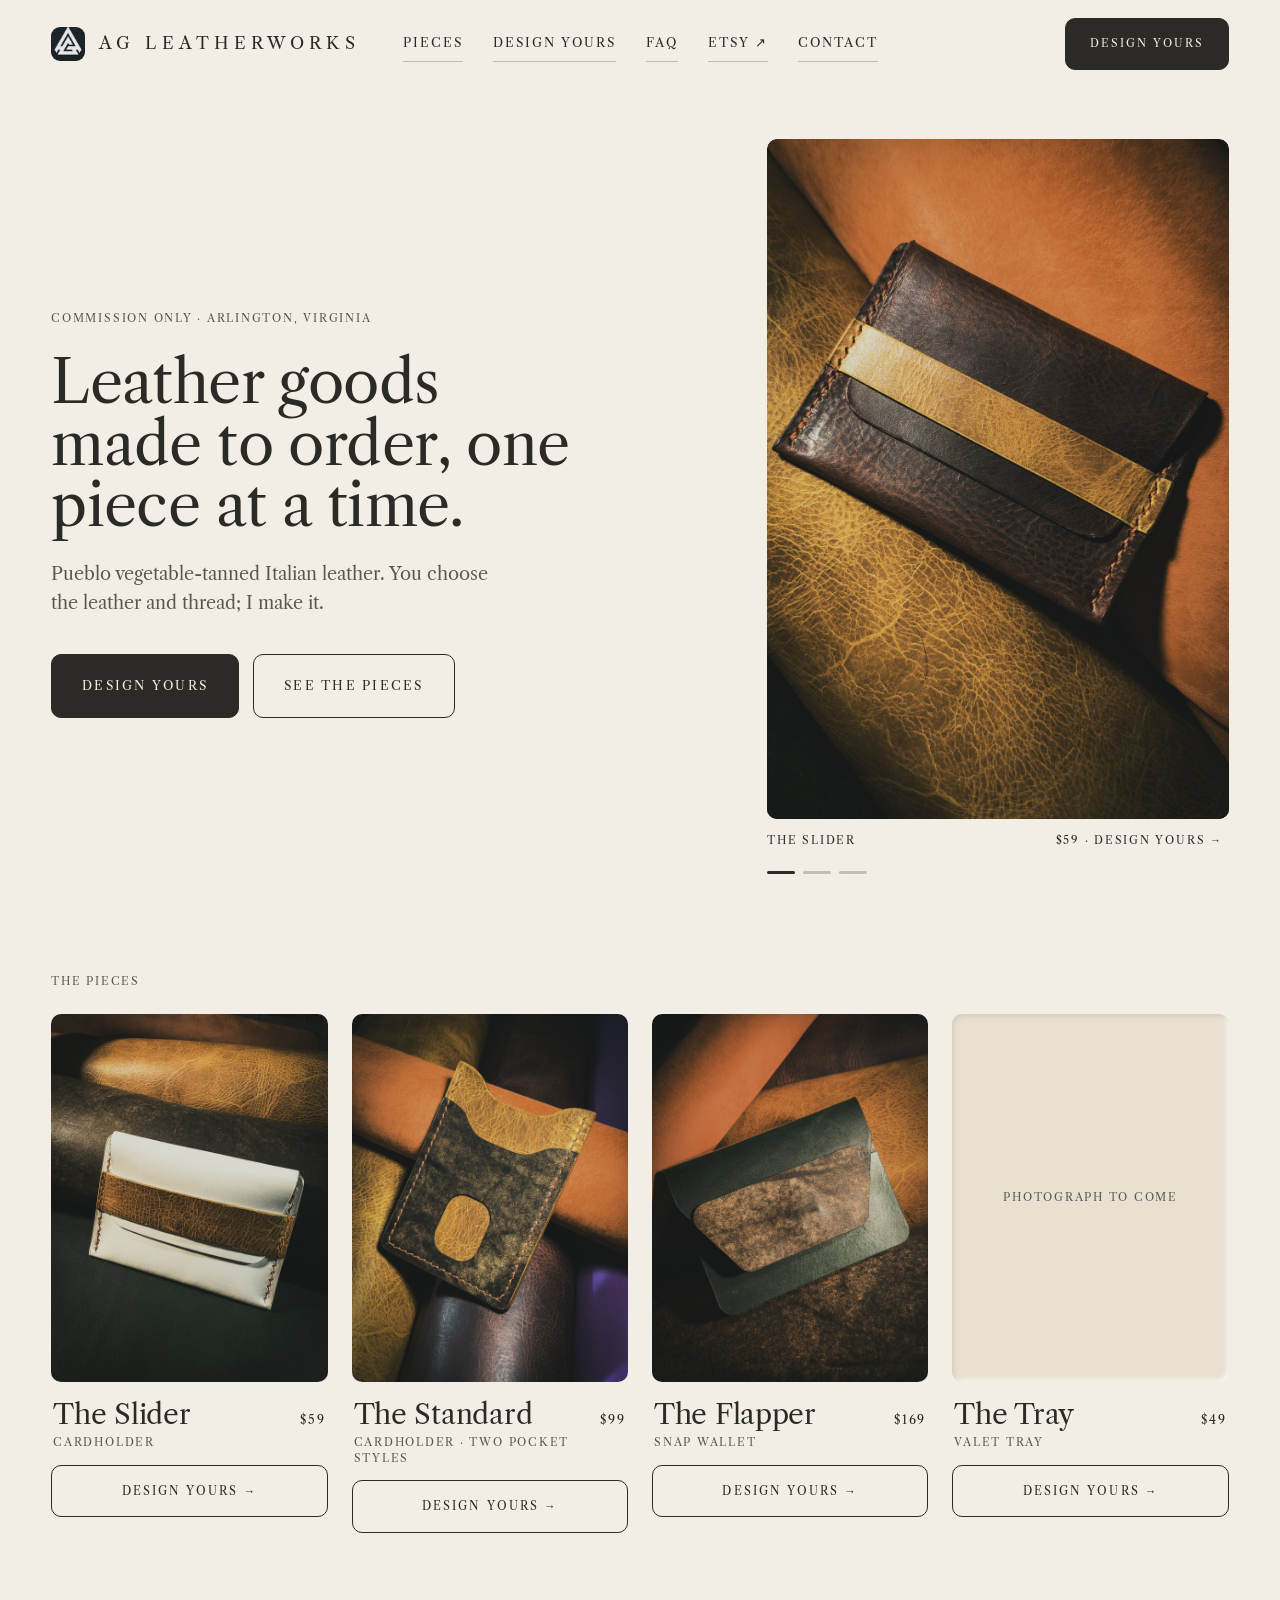
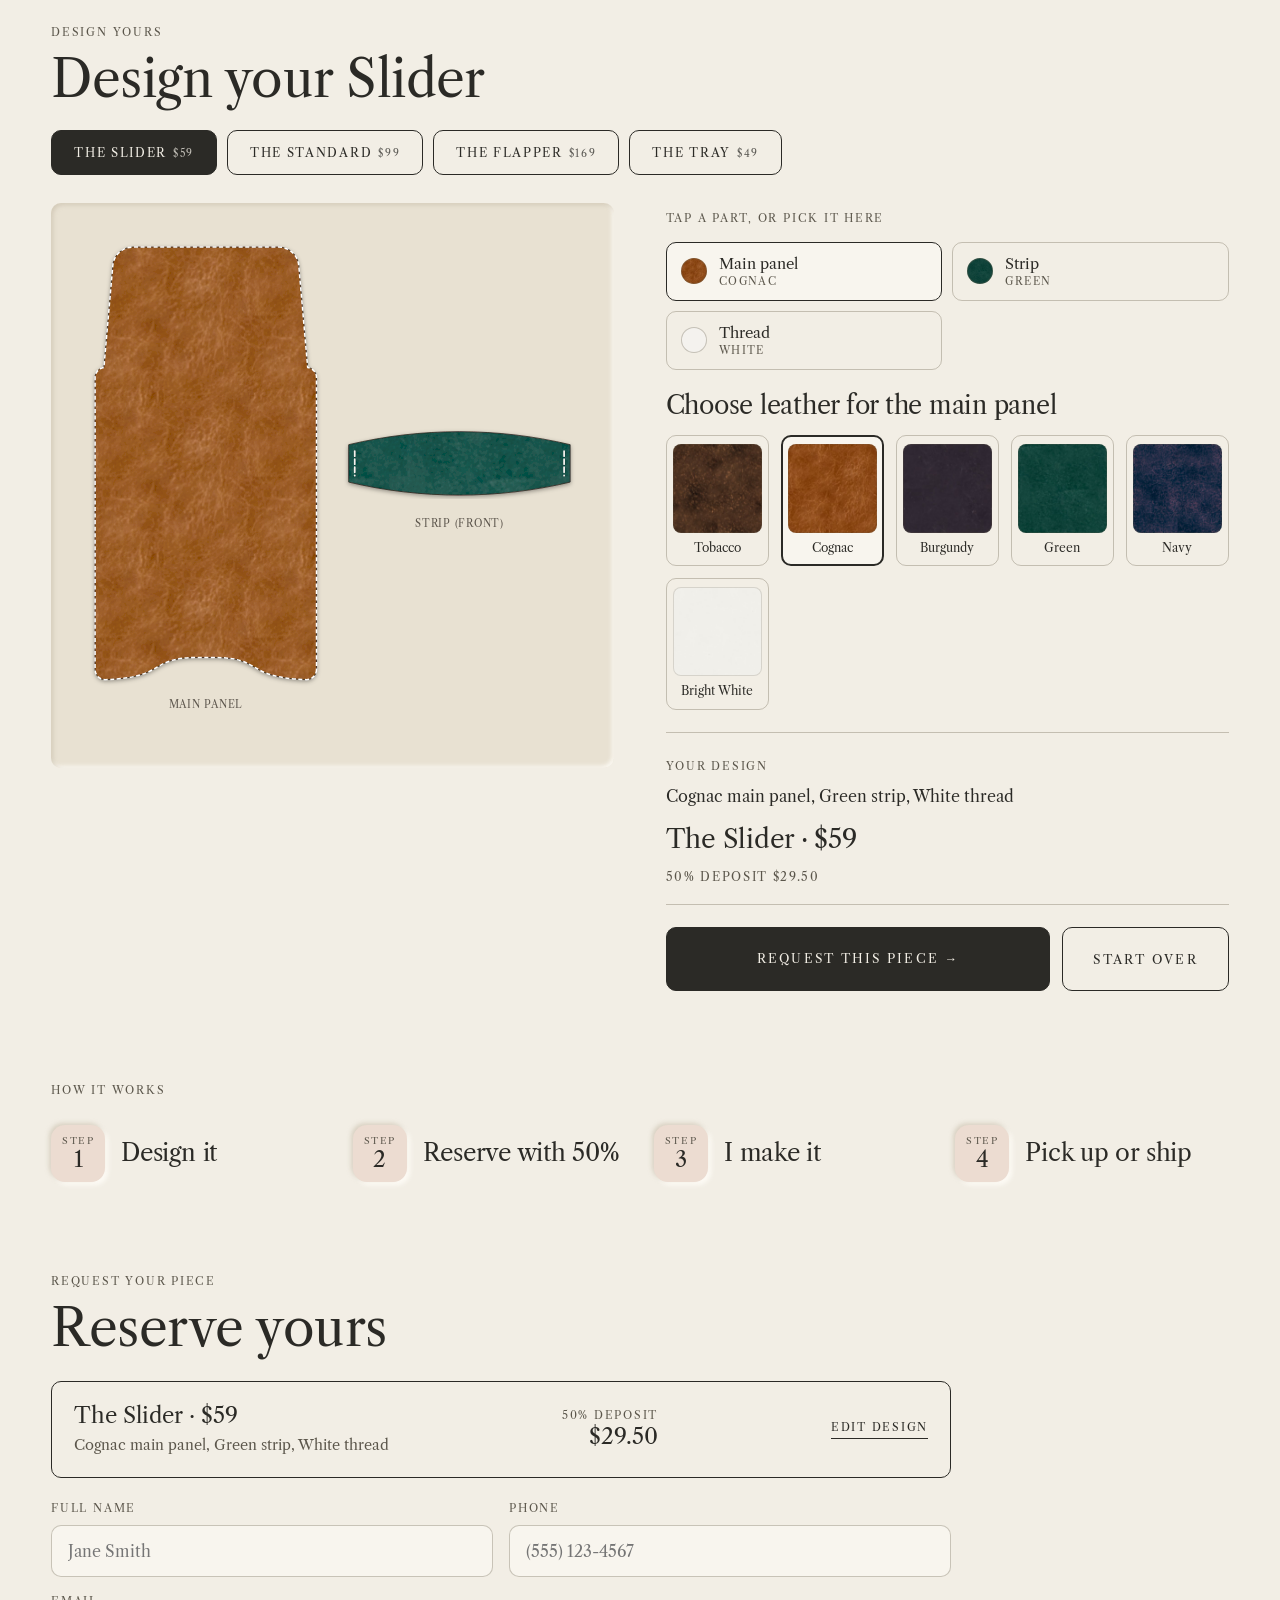
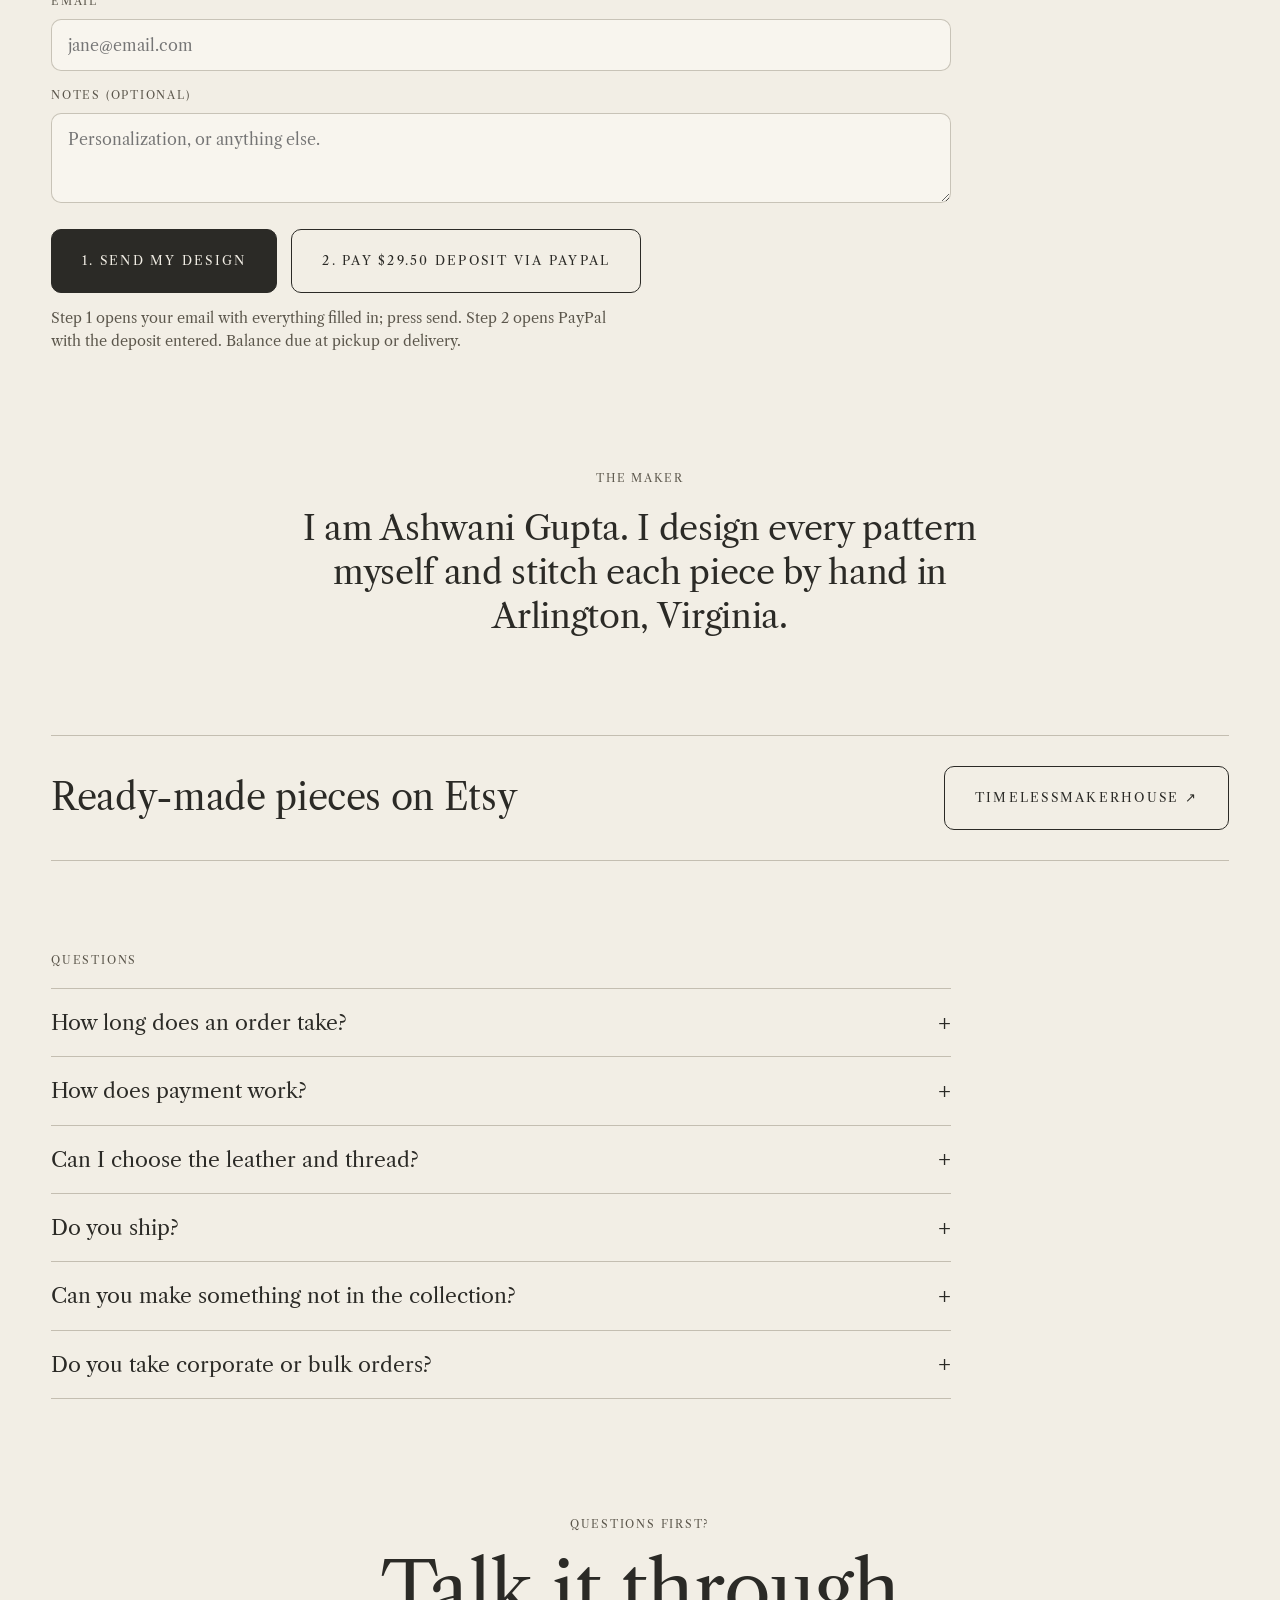
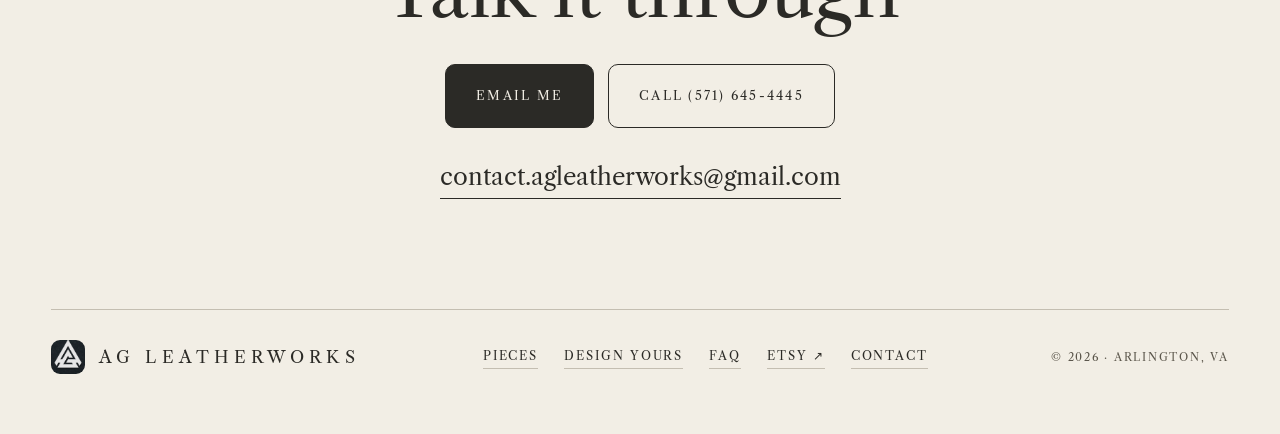
<file: index.html>
<!DOCTYPE html>
<html lang="en">
<head>
<meta charset="UTF-8">
<meta name="viewport" content="width=device-width, initial-scale=1.0">
<title>Handmade Leather Wallets &amp; Cardholders in Arlington, VA · AG Leatherworks</title>
<meta name="description" content="Handmade, made-to-order leather wallets and cardholders from Arlington, VA. Full-grain, vegetable-tanned leather. Design your own Slider, Standard, Flapper or Tray. Free Arlington pickup.">
<meta name="theme-color" content="#f2eee5">
<link rel="canonical" href="https://ag-leatherworks.com/">
<link rel="icon" type="image/png" href="assets/img/favicon-64.png">
<meta property="og:type" content="website">
<meta property="og:title" content="AG Leatherworks · Made to order in Arlington, VA">
<meta property="og:description" content="Handmade leather goods in Pueblo vegetable-tanned Italian leather. Design your own.">
<meta property="og:url" content="https://ag-leatherworks.com/">
<meta property="og:image" content="https://ag-leatherworks.com/assets/img/standard-16.jpg">
<link rel="preload" href="assets/fonts/libre-caslon-text-latin-400-normal.woff2" as="font" type="font/woff2" crossorigin>
<script type="application/ld+json">{"@context":"https://schema.org","@graph":[{"@type":"LocalBusiness","@id":"https://ag-leatherworks.com/#business","name":"AG Leatherworks","description":"Handmade, made-to-order leather wallets and cardholders in Arlington, Virginia.","url":"https://ag-leatherworks.com/","email":"contact.agleatherworks@gmail.com","telephone":"+1-571-645-4445","areaServed":["Arlington, VA","Northern Virginia","Washington, DC","Tysons, VA"],"address":{"@type":"PostalAddress","addressLocality":"Arlington","addressRegion":"VA","addressCountry":"US"},"image":"https://ag-leatherworks.com/assets/img/standard-16.jpg"},{"@type":"Product","name":"The Slider","description":"Pull-tab leather cardholder, handmade to order.","image":"https://ag-leatherworks.com/assets/img/slider-19.jpg","brand":{"@type":"Brand","name":"AG Leatherworks"},"offers":{"@type":"Offer","price":"59","priceCurrency":"USD","url":"https://ag-leatherworks.com/","availability":"https://schema.org/PreOrder","priceValidUntil":"2027-12-31","seller":{"@id":"https://ag-leatherworks.com/#business"}}},{"@type":"Product","name":"The Standard","description":"Slim leather cardholder with front and back pockets, handmade to order.","image":"https://ag-leatherworks.com/assets/img/standard-16.jpg","brand":{"@type":"Brand","name":"AG Leatherworks"},"offers":{"@type":"Offer","price":"99","priceCurrency":"USD","url":"https://ag-leatherworks.com/","availability":"https://schema.org/PreOrder","priceValidUntil":"2027-12-31","seller":{"@id":"https://ag-leatherworks.com/#business"}}},{"@type":"Product","name":"The Flapper","description":"Flap-closure leather wallet with magnetic snap, handmade to order.","image":"https://ag-leatherworks.com/assets/img/flapper-21.jpg","brand":{"@type":"Brand","name":"AG Leatherworks"},"offers":{"@type":"Offer","price":"169","priceCurrency":"USD","url":"https://ag-leatherworks.com/","availability":"https://schema.org/PreOrder","priceValidUntil":"2027-12-31","seller":{"@id":"https://ag-leatherworks.com/#business"}}}]}</script>
<style>
@font-face{font-family:'Libre Caslon Text';font-style:normal;font-weight:400;font-display:swap;src:url('assets/fonts/libre-caslon-text-latin-400-normal.woff2') format('woff2'),url('assets/fonts/libre-caslon-text-latin-400-normal.woff') format('woff')}
:root{
  --bg:#f2eee5; --sand:#e8e1d2; --rose:#ecdcd1;
  --ink:#2b2a26; --text:#5b564b; --hair:rgba(110,100,80,.35); --hair-soft:rgba(110,100,80,.2);
  --raise:-2px -2px 4px rgba(196,186,166,.55), 3px 3px 5px rgba(255,253,248,.95);
  --press:inset 2px 2px 4px rgba(196,186,166,.6), inset -2px -2px 4px rgba(255,253,248,.9);
  --pad:clamp(20px,4vw,56px); --gap-section:clamp(64px,8vw,92px); --radius:10px;
  --serif:'Libre Caslon Text','Iowan Old Style','Palatino Linotype',Georgia,serif;
}
*,*::before,*::after{box-sizing:border-box}
html{scroll-behavior:smooth;scroll-padding-top:20px;-webkit-text-size-adjust:100%}
body{margin:0;background:var(--bg);color:var(--text);font-family:var(--serif);font-weight:400;font-size:17px;line-height:1.6;-webkit-font-smoothing:antialiased}
img{display:block;max-width:100%}
a{color:inherit;text-decoration:none}
h1,h2,h3,p{margin:0;font-weight:400}
button{font-family:var(--serif)}
:focus-visible{outline:2px solid var(--ink);outline-offset:3px}
.skip{position:absolute;left:-999px;top:8px;background:var(--ink);color:var(--bg);padding:10px 16px;border-radius:var(--radius);z-index:200}
.skip:focus{left:8px}
.label{font-size:11px;line-height:1.4;letter-spacing:.16em;text-transform:uppercase;color:var(--text)}
.title{letter-spacing:-.01em;color:var(--ink)}
.sec{padding:var(--gap-section) var(--pad) 0}
.sec>.label{display:block}
.h2{font-size:clamp(34px,4vw,52px);line-height:1.05;margin-top:12px;color:var(--ink);letter-spacing:-.01em}

/* buttons: prominent, soft-cornered */
.btn{display:inline-block;text-align:center;font-size:12.5px;letter-spacing:.18em;text-transform:uppercase;padding:21px 30px;border-radius:var(--radius);border:1px solid var(--ink);cursor:pointer;transition:opacity .15s cubic-bezier(.4,0,.2,1),background-color .15s linear,color .15s linear}
.btn-dark{background:var(--ink);color:var(--bg)}
.btn-dark:hover{opacity:.82}
.btn-line{background:transparent;color:var(--ink)}
.btn-line:hover{background:var(--ink);color:var(--bg)}
.btn-sm{font-size:11px;padding:16px 24px}
.btn[disabled],.btn[aria-disabled="true"]{opacity:.38;cursor:not-allowed}
.btn[disabled]:hover{opacity:.38}
.link{display:inline-block;color:var(--ink);border-bottom:1px solid var(--ink);padding-bottom:2px}

/* header */
.top{padding:18px var(--pad);display:flex;flex-wrap:wrap;align-items:center;justify-content:space-between;gap:14px 20px}
.brand{display:flex;align-items:center;gap:14px;flex:1 1 260px}
.brand img{width:34px;height:34px;border-radius:9px}
.brand span{font-size:17px;letter-spacing:.3em;text-transform:uppercase;color:var(--ink);white-space:nowrap}
.nav{display:inline-flex;gap:30px}
.nav a{font-size:12.5px;letter-spacing:.16em;text-transform:uppercase;color:var(--ink);padding:8px 0;border-bottom:1px solid var(--hair);transition:border-color .15s linear}
.nav a:hover{border-color:var(--ink)}
.top-cta{display:flex;justify-content:flex-end;flex:1 1 260px}

/* hero */
.hero{padding:clamp(32px,4vw,56px) var(--pad) 0;display:flex;flex-wrap:wrap;align-items:center;gap:48px 64px}
.hero-copy{flex:6 1 560px;min-width:0}
.hero h1{font-size:clamp(42px,4.6vw,66px);line-height:1.04;text-wrap:balance;margin-top:22px;color:var(--ink);letter-spacing:-.01em}
.hero p.lede{margin-top:24px;font-size:18px;max-width:38ch}
.hero-actions{display:flex;flex-wrap:wrap;gap:14px;margin-top:36px}
.car{flex:4 1 400px;min-width:0}
.car-track{display:flex;overflow-x:auto;scroll-snap-type:x mandatory;scrollbar-width:none;-webkit-overflow-scrolling:touch;border-radius:var(--radius)}
.car-track::-webkit-scrollbar{display:none}
.slide{flex:0 0 100%;scroll-snap-align:start;display:block}
.slide .ph{position:relative;height:680px;overflow:hidden;border-radius:var(--radius);background:#2e2a24}
.slide img{position:absolute;inset:0;width:100%;height:100%;object-fit:cover;object-position:center 55%}
.slide .cap{display:flex;justify-content:space-between;gap:16px;margin-top:14px;padding-right:6px;color:var(--ink)}
.dots{display:flex;gap:8px;margin-top:16px}
.dot{width:28px;height:18px;padding:0;border:0;background:none;cursor:pointer;position:relative}
.dot::after{content:"";position:absolute;left:0;right:0;top:7px;height:3px;border-radius:2px;background:var(--hair);transition:background-color .2s}
.dot[aria-current="true"]::after{background:var(--ink)}

/* piece cards */
.cards{display:grid;grid-template-columns:repeat(auto-fit,minmax(240px,1fr));gap:36px 24px;margin-top:24px}
.card{display:block}
.card .ph{border-radius:var(--radius);overflow:hidden;background:var(--sand);aspect-ratio:3/4;line-height:0}
.card .ph img{width:100%;height:100%;object-fit:cover;transition:transform .4s cubic-bezier(.2,.7,.2,1)}
.card:hover .ph img{transform:scale(1.035)}
.card .ph.empty{display:flex;align-items:center;justify-content:center;box-shadow:var(--press)}
.card-head{display:flex;justify-content:space-between;align-items:baseline;gap:12px;margin:18px 2px 0}
.card-head .name{font-size:28px;line-height:1.05;color:var(--ink);letter-spacing:-.01em}
.card-head .price{font-size:12px;letter-spacing:.16em;color:var(--ink)}
.card .kind{margin:6px 2px 14px}
.card .btn{display:block;padding:16px 20px;font-size:11.5px}

/* designer */
.dz-tabs{display:flex;flex-wrap:wrap;gap:10px;margin-top:24px}
.tab{padding:14px 22px;font-size:12px;letter-spacing:.14em;text-transform:uppercase;border:1px solid var(--ink);border-radius:var(--radius);background:transparent;color:var(--ink);cursor:pointer;transition:background-color .15s linear,color .15s linear}
.tab:hover{background:var(--sand)}
.tab[aria-pressed="true"]{background:var(--ink);color:var(--bg)}
.tab small{display:inline;opacity:.75;margin-left:6px}
.dz-style{margin-top:14px;display:none;flex-wrap:wrap;gap:10px;align-items:center}
.dz-style.show{display:flex}
.tab.alt{padding:11px 18px;font-size:11px}
.dz{display:grid;grid-template-columns:repeat(auto-fit,minmax(min(100%,420px),1fr));gap:clamp(24px,4vw,56px);margin-top:28px;align-items:start}
.dz-view{background:var(--sand);border-radius:var(--radius);box-shadow:var(--press);padding:clamp(16px,3vw,32px);position:sticky;top:16px}
.pv{width:100%;height:auto;display:block;max-height:70vh}
.dz-panel{display:flex;flex-direction:column;gap:22px}
.parts{display:grid;grid-template-columns:repeat(auto-fit,minmax(200px,1fr));gap:10px}
.part{display:flex;align-items:center;gap:12px;text-align:left;padding:12px 14px;border:1px solid var(--hair);border-radius:var(--radius);background:transparent;cursor:pointer;color:var(--ink);transition:border-color .15s linear,background-color .15s linear}
.part:hover{border-color:var(--ink)}
.part[aria-pressed="true"]{border-color:var(--ink);background:#f8f5ee}
.part .dot2{flex:0 0 26px;width:26px;height:26px;border-radius:50%;border:1px solid var(--hair);background-size:cover;background-position:center}
.part .pn{display:block;font-size:15px;line-height:1.2}
.part .pc{display:block;font-size:10.5px;letter-spacing:.14em;text-transform:uppercase;color:var(--text);margin-top:2px}
.pick-title{font-size:25px;line-height:1.15;color:var(--ink);letter-spacing:-.01em}
.sws{display:grid;grid-template-columns:repeat(auto-fill,minmax(92px,1fr));gap:12px;margin-top:14px}
.sw{display:flex;flex-direction:column;align-items:center;gap:8px;padding:8px 6px 10px;border:1px solid var(--hair);border-radius:var(--radius);background:transparent;cursor:pointer;color:var(--ink);font-size:12px;line-height:1.2;transition:border-color .15s linear,background-color .15s linear}
.sw:hover{border-color:var(--ink)}
.sw[aria-pressed="true"]{border:2px solid var(--ink);background:#f8f5ee;padding:7px 5px 9px}
.sw i{display:block;width:100%;aspect-ratio:1;border-radius:8px;background-size:cover;background-position:center;border:1px solid var(--hair-soft)}
.dz-sum{border-top:1px solid var(--hair);border-bottom:1px solid var(--hair);padding:18px 0}
.dz-sum .spec{font-size:16px;color:var(--ink);margin-top:6px}
.dz-sum .price{font-size:26px;color:var(--ink);margin-top:10px;letter-spacing:-.01em}
.dz-sum .price #dzDeposit{display:block;font-size:12px;letter-spacing:.14em;text-transform:uppercase;color:var(--text);margin-top:6px}
.dz-actions{display:flex;flex-wrap:wrap;gap:12px}
.dz-actions .btn-dark{flex:1 1 240px}

/* steps */
.steps{display:flex;flex-wrap:wrap;gap:28px;margin-top:26px}
.step{flex:1 1 210px;display:flex;gap:16px;align-items:center}
.badge{flex:0 0 auto;width:54px;border-radius:14px;background:var(--rose);box-shadow:var(--raise);padding:8px 0 10px;text-align:center}
.badge small{display:block;font-size:9.5px;letter-spacing:.16em;text-transform:uppercase}
.badge b{display:block;font-weight:400;font-size:22px;line-height:1.1;color:var(--ink)}
.step h3{font-size:24px;line-height:1.15;color:var(--ink);letter-spacing:-.01em}

/* commission form */
.comm{max-width:900px;margin-top:26px}
.mine{display:flex;flex-wrap:wrap;gap:14px 28px;align-items:center;justify-content:space-between;padding:20px 22px;border:1px solid var(--ink);border-radius:var(--radius)}
.mine .v{font-size:22px;color:var(--ink);line-height:1.25}
.mine .s{font-size:14.5px;margin-top:4px}
.frow{display:flex;flex-wrap:wrap;gap:16px;margin-top:22px}
.field{flex:1 1 260px;display:flex;flex-direction:column;gap:8px}
.field.full{flex-basis:100%}
.field label{font-size:11px;letter-spacing:.16em;text-transform:uppercase}
.field input,.field textarea{font-family:var(--serif);font-size:16px;color:var(--ink);background:#f8f5ee;border:1px solid var(--hair);border-radius:var(--radius);padding:15px 16px;width:100%}
.field textarea{min-height:90px;resize:vertical}
.field input:focus,.field textarea:focus{outline:none;border-color:var(--ink)}
.actions{display:flex;flex-wrap:wrap;gap:14px;margin-top:26px}
.fine{margin-top:14px;font-size:14.5px;max-width:64ch}
.status{margin-top:14px;font-size:15px;color:var(--ink);display:none}
.status.show{display:block}

.maker{margin:clamp(72px,9vw,110px) auto 0;max-width:760px;text-align:center;padding:0 24px}
.maker .big{font-size:clamp(26px,3vw,34px);line-height:1.3;margin-top:16px;color:var(--ink);letter-spacing:-.01em}

.etsy{margin:clamp(64px,8vw,96px) var(--pad) 0;display:flex;flex-wrap:wrap;justify-content:space-between;align-items:center;gap:16px 24px;padding:30px 0;border-top:1px solid var(--hair);border-bottom:1px solid var(--hair)}
.etsy .t{font-size:clamp(26px,3vw,36px);color:var(--ink);letter-spacing:-.01em;line-height:1.15}

.faq{max-width:900px;margin-top:20px;border-bottom:1px solid var(--hair)}
.faq details{border-top:1px solid var(--hair)}
.faq summary{list-style:none;cursor:pointer;display:flex;justify-content:space-between;gap:20px;align-items:center;padding:20px 0;font-size:21px;color:var(--ink);line-height:1.3}
.faq summary::-webkit-details-marker{display:none}
.faq summary::after{content:"+";font-size:26px;line-height:1;color:var(--ink)}
.faq details[open] summary::after{content:"–"}
.faq details p{padding:0 40px 22px 0;max-width:62ch}

.close{text-align:center;padding:clamp(72px,9vw,110px) 24px 0}
.close h2{font-size:clamp(40px,6vw,76px);line-height:1;color:var(--ink);margin:16px auto 0;letter-spacing:-.01em}
.close .btns{display:flex;flex-wrap:wrap;justify-content:center;gap:14px;margin-top:36px}
.close .big{display:flex;flex-wrap:wrap;justify-content:center;gap:10px 34px;margin-top:30px;font-size:clamp(19px,2.2vw,24px)}

footer{margin:clamp(72px,9vw,110px) var(--pad) 0;padding:30px 0 24px;border-top:1px solid var(--hair)}
.fbase{display:flex;flex-wrap:wrap;justify-content:space-between;align-items:center;gap:14px 28px}
.fbase nav{display:flex;flex-wrap:wrap;gap:10px 26px}
.fbase nav a{font-size:12px;letter-spacing:.16em;text-transform:uppercase;color:var(--ink);border-bottom:1px solid var(--hair);padding-bottom:2px}
.fbase nav a:hover{border-color:var(--ink)}
.fpad{height:36px}

@media (max-width:900px){
  .nav{display:none}
  .top-cta{flex:0 0 auto}
  .brand{flex:1 1 auto}
  .slide .ph{height:520px}
  .dz-view{position:static}
}
@media (max-width:560px){
  body{font-size:16px}
  .hide-sm{display:none}
  .brand span{font-size:12px;letter-spacing:.18em}
  .brand img{width:30px;height:30px}
  .top{gap:10px 12px}
  .top-cta .btn-sm{font-size:10px;padding:14px 16px;letter-spacing:.14em}
  .btn{padding:19px 24px}
  .hero-actions .btn{flex:1 1 100%}
  .slide .ph{height:460px}
  .actions .btn,.close .btns .btn{flex:1 1 100%}
  .tab{flex:1 1 calc(50% - 10px);text-align:center;padding:14px 10px}
  .tab small{display:block;margin:2px 0 0}
  .faq summary{font-size:18px}
}
@media (prefers-reduced-motion:reduce){
  html{scroll-behavior:auto}
  *{transition:none!important}
}
</style>
</head>
<body>
<a class="skip" href="#designer">Skip to the designer</a>

<header class="top">
  <a class="brand" href="#top" aria-label="AG Leatherworks, home"><img src="assets/img/logo-192.png" alt="" width="34" height="34"><span>AG Leatherworks</span></a>
  <nav class="nav" aria-label="Primary">
    <a href="#pieces">Pieces</a>
    <a href="#designer">Design yours</a>
    <a href="#faq">FAQ</a>
    <a href="https://www.etsy.com/shop/TimelessMakerHouse" target="_blank" rel="noopener">Etsy ↗</a>
    <a href="#contact">Contact</a>
  </nav>
  <div class="top-cta"><a class="btn btn-dark btn-sm" href="#designer">Design yours</a></div>
</header>

<main id="top">
<section class="hero" aria-label="Introduction">
  <div class="hero-copy">
    <span class="label">Commission only · Arlington, Virginia</span>
    <h1>Leather goods made to order, one piece at a time.</h1>
    <p class="lede">Pueblo vegetable-tanned Italian leather. You choose the leather and thread; I make it.</p>
    <div class="hero-actions">
      <a class="btn btn-dark" href="#designer">Design yours</a>
      <a class="btn btn-line" href="#pieces">See the pieces</a>
    </div>
  </div>
  <div class="car" id="car" role="region" aria-roledescription="carousel" aria-label="Featured pieces">
    <div class="car-track" id="carTrack">
      <a class="slide" href="#designer" data-piece="slider" aria-label="The Slider, $59">
        <div class="ph"><img src="assets/img/slider-19.jpg" width="1200" height="1600" alt="The Slider cardholder in dark leather with a tan band"></div>
        <div class="cap label"><span>The Slider</span><span>$59<span class="hide-sm"> · Design yours →</span></span></div>
      </a>
      <a class="slide" href="#designer" data-piece="standard" aria-label="The Standard, $99">
        <div class="ph"><img src="assets/img/standard-16.jpg" width="1200" height="1600" alt="The Standard cardholder in slate leather with a tan lip" loading="lazy"></div>
        <div class="cap label"><span>The Standard</span><span>$99<span class="hide-sm"> · Design yours →</span></span></div>
      </a>
      <a class="slide" href="#designer" data-piece="flapper" aria-label="The Flapper, $169">
        <div class="ph"><img src="assets/img/flapper-21.jpg" width="1200" height="1600" alt="The Flapper snap wallet in green leather with a stitched burgundy flap" loading="lazy"></div>
        <div class="cap label"><span>The Flapper</span><span>$169<span class="hide-sm"> · Design yours →</span></span></div>
      </a>
    </div>
    <div class="dots" id="dots">
      <button class="dot" aria-label="Show The Slider" aria-current="true"></button>
      <button class="dot" aria-label="Show The Standard"></button>
      <button class="dot" aria-label="Show The Flapper"></button>
    </div>
  </div>
</section>

<section class="sec" id="pieces" aria-labelledby="pieces-l">
  <span class="label" id="pieces-l">The pieces</span>
  <div class="cards">
    <a class="card" href="#designer" data-piece="slider">
      <div class="ph"><img src="assets/img/slider-17.jpg" width="1200" height="1600" alt="The Slider in white with a tan band" loading="lazy"></div>
      <div class="card-head"><span class="name">The Slider</span><span class="price">$59</span></div>
      <div class="kind label">Cardholder</div>
      <span class="btn btn-line">Design yours →</span>
    </a>
    <a class="card" href="#designer" data-piece="standard">
      <div class="ph"><img src="assets/img/standard-9.jpg" width="1200" height="1600" alt="The Standard in olive-brown leather with a tan lip" loading="lazy"></div>
      <div class="card-head"><span class="name">The Standard</span><span class="price">$99</span></div>
      <div class="kind label">Cardholder · two pocket styles</div>
      <span class="btn btn-line">Design yours →</span>
    </a>
    <a class="card" href="#designer" data-piece="flapper">
      <div class="ph"><img src="assets/img/flapper-10.jpg" width="1200" height="1600" alt="The Flapper in green leather with a tobacco accent" loading="lazy"></div>
      <div class="card-head"><span class="name">The Flapper</span><span class="price">$169</span></div>
      <div class="kind label">Snap wallet</div>
      <span class="btn btn-line">Design yours →</span>
    </a>
    <a class="card" href="#designer" data-piece="tray">
      <div class="ph empty"><span class="label">Photograph to come</span></div>
      <div class="card-head"><span class="name">The Tray</span><span class="price">$49</span></div>
      <div class="kind label">Valet tray</div>
      <span class="btn btn-line">Design yours →</span>
    </a>
  </div>
</section>

<section class="sec" id="designer" aria-labelledby="dz-l">
  <span class="label" id="dz-l">Design yours</span>
  <h2 class="h2" id="dzTitle">Design your Slider</h2>
  <div class="dz-tabs" id="dzTabs" role="group" aria-label="Choose a piece"></div>
  <div class="dz-style" id="dzStyle" role="group" aria-label="Pocket style">
    <span class="label">Pocket style</span>
    <button type="button" class="tab alt" data-style="s1" aria-pressed="true">Standard-1 · matching</button>
    <button type="button" class="tab alt" data-style="s2" aria-pressed="false">Standard-2 · different</button>
  </div>
  <div class="dz">
    <div class="dz-view" id="dzView"></div>
    <div class="dz-panel">
      <div>
        <span class="label">Tap a part, or pick it here</span>
        <div class="parts" id="dzParts" style="margin-top:12px"></div>
      </div>
      <div>
        <h3 class="pick-title" id="dzPickTitle"></h3>
        <div class="sws" id="dzSws"></div>
      </div>
      <div class="dz-sum">
        <span class="label">Your design</span>
        <p class="spec" id="dzSpec"></p>
        <p class="price"><span id="dzPrice"></span><span id="dzDeposit"></span></p>
      </div>
      <div class="dz-actions">
        <a class="btn btn-dark" href="#commission" id="dzGo">Request this piece →</a>
        <button type="button" class="btn btn-line" id="dzReset">Start over</button>
      </div>
    </div>
  </div>
</section>

<section class="sec" aria-labelledby="how-l">
  <span class="label" id="how-l">How it works</span>
  <div class="steps">
    <div class="step"><div class="badge"><small>Step</small><b>1</b></div><h3>Design it</h3></div>
    <div class="step"><div class="badge"><small>Step</small><b>2</b></div><h3>Reserve with 50%</h3></div>
    <div class="step"><div class="badge"><small>Step</small><b>3</b></div><h3>I make it</h3></div>
    <div class="step"><div class="badge"><small>Step</small><b>4</b></div><h3>Pick up or ship</h3></div>
  </div>
</section>

<section class="sec" id="commission" aria-labelledby="comm-l">
  <span class="label" id="comm-l">Request your piece</span>
  <h2 class="h2">Reserve yours</h2>
  <div class="comm">
    <div class="mine" style="margin-top:22px">
      <div><div class="v" id="sumPiece">No piece chosen yet</div><div class="s" id="sumDesign">Design it above first.</div></div>
      <div style="text-align:right"><div class="label">50% deposit</div><div class="v" id="sumDeposit">$0</div></div>
      <a class="link label" href="#designer" style="color:var(--ink)">Edit design</a>
    </div>
    <div class="frow">
      <div class="field"><label for="custName">Full name</label><input type="text" id="custName" autocomplete="name" placeholder="Jane Smith"></div>
      <div class="field"><label for="custPhone">Phone</label><input type="tel" id="custPhone" autocomplete="tel" placeholder="(555) 123-4567"></div>
      <div class="field full"><label for="custEmail">Email</label><input type="email" id="custEmail" autocomplete="email" placeholder="jane@email.com"></div>
      <div class="field full"><label for="custNotes">Notes (optional)</label><textarea id="custNotes" placeholder="Personalization, or anything else."></textarea></div>
    </div>
    <div class="actions">
      <button type="button" class="btn btn-dark" id="sendDetailsBtn">1. Send my design</button>
      <a class="btn btn-line" id="payDepositBtn" href="#" target="_blank" rel="noopener">2. Pay deposit via PayPal</a>
    </div>
    <p class="fine">Step 1 opens your email with everything filled in; press send. Step 2 opens PayPal with the deposit entered. Balance due at pickup or delivery.</p>
    <p class="status" id="commStatus" role="status" aria-live="polite"></p>
  </div>
</section>

<section class="maker" id="maker" aria-labelledby="maker-l">
  <span class="label" id="maker-l">The maker</span>
  <p class="big">I am Ashwani Gupta. I design every pattern myself and stitch each piece by hand in Arlington, Virginia.</p>
</section>

<a class="etsy" href="https://www.etsy.com/shop/TimelessMakerHouse" target="_blank" rel="noopener">
  <span class="t">Ready-made pieces on Etsy</span>
  <span class="btn btn-line">TimelessMakerHouse ↗</span>
</a>

<section class="sec" id="faq" aria-labelledby="faq-l">
  <span class="label" id="faq-l">Questions</span>
  <div class="faq">
    <details><summary>How long does an order take?</summary><p>Each piece is made to order. Lead time is 1–3 weeks from confirmation; cardholders are quickest.</p></details>
    <details><summary>How does payment work?</summary><p>A 50% deposit starts your piece; the balance is due at pickup or delivery. I accept PayPal, Venmo and Zelle.</p></details>
    <details><summary>Can I choose the leather and thread?</summary><p>Yes. Choose each part in the designer. I confirm thread options by email before I cut. Locals can see swatches in person.</p></details>
    <details><summary>Do you ship?</summary><p>Arlington and nearby Northern Virginia customers pick up free. Shipping is available nationwide at cost.</p></details>
    <details><summary>Can you make something not in the collection?</summary><p>Happy to talk it through. Email me what you have in mind.</p></details>
    <details><summary>Do you take corporate or bulk orders?</summary><p>Yes: gifts for your team, client events or executive recognition. Bulk pricing is available.</p></details>
  </div>
</section>

<section class="close" id="contact" aria-labelledby="contact-l">
  <span class="label" id="contact-l">Questions first?</span>
  <h2>Talk it through</h2>
  <div class="btns">
    <a class="btn btn-dark" href="mailto:contact.agleatherworks@gmail.com">Email me</a>
    <a class="btn btn-line" href="tel:+15716454445">Call (571) 645-4445</a>
  </div>
  <div class="big">
    <a class="link" href="mailto:contact.agleatherworks@gmail.com">contact.agleatherworks@gmail.com</a>
  </div>
</section>
</main>

<footer>
  <div class="fbase">
    <div class="brand" style="flex:none"><img src="assets/img/logo-192.png" alt="" width="34" height="34"><span>AG Leatherworks</span></div>
    <nav aria-label="Footer"><a href="#pieces">Pieces</a><a href="#designer">Design yours</a><a href="#faq">FAQ</a><a href="https://www.etsy.com/shop/TimelessMakerHouse" target="_blank" rel="noopener">Etsy ↗</a><a href="#contact">Contact</a></nav>
    <span class="label">© 2026 · Arlington, VA</span>
  </div>
</footer>
<div class="fpad"></div>

<template id="svg-slider">          <svg viewBox="0 0 1984 1990" class="pv" role="img" aria-label="The Slider in your chosen leathers">
            <defs>
              <pattern id="tx-tobacco" patternUnits="userSpaceOnUse" width="640" height="640"><image href="assets/sw/tobacco.jpg" width="640" height="640"></image></pattern>
              <pattern id="tx-cognac" patternUnits="userSpaceOnUse" width="640" height="640"><image href="assets/sw/cognac.jpg" width="640" height="640"></image></pattern>
              <pattern id="tx-burgundy" patternUnits="userSpaceOnUse" width="640" height="640"><image href="assets/sw/burgundy.jpg" width="640" height="640"></image></pattern>
              <pattern id="tx-green" patternUnits="userSpaceOnUse" width="640" height="640"><image href="assets/sw/green.jpg" width="640" height="640"></image></pattern>
              <pattern id="tx-navy" patternUnits="userSpaceOnUse" width="640" height="640"><image href="assets/sw/navy.jpg" width="640" height="640"></image></pattern>
              <pattern id="tx-white" patternUnits="userSpaceOnUse" width="640" height="640"><image href="assets/sw/white.jpg" width="640" height="640"></image></pattern>
              <path id="x-panel" d="M928,1727.1 C928,1749.2 910.1,1767.1 888,1767.1 C640,1759.1 720,1679.1 520,1679.1 L456,1679.1 C256,1679.1 336,1759.1 88,1767.1 C65.9,1767.1 48,1749.2 48,1727.1 L48,566.2 C48,547.9 60.4,531.9 78.1,527.4 L83.1,526.2 L118.5,121 C122.1,79.7 156.7,48 198.2,48 L777.8,48 C819.3,48 853.9,79.7 857.5,121 L892.9,526.2 L897.8,527.4 C915.6,531.9 928,547.9 928,566.2 L928,1727.1 Z"></path>
              <path id="x-strip" d="M1936,833.3 L1936,982 C1646.7,1050.8 1345.3,1050.8 1056,982 L1056,833.3 C1345.3,764.5 1646.7,764.5 1936,833.3 Z"></path>
              <filter id="xz-grain" x="0" y="0" width="100%" height="100%">
                <feTurbulence type="fractalNoise" baseFrequency="0.42" numOctaves="3" seed="7" result="n"></feTurbulence>
                <feDiffuseLighting in="n" surfaceScale="1.6" diffuseConstant="1" lighting-color="#ffffff" result="l"><feDistantLight azimuth="235" elevation="55"></feDistantLight></feDiffuseLighting>
                <feComposite in="l" in2="SourceAlpha" operator="in"></feComposite>
              </filter>
              <filter id="xz-lift" x="-5%" y="-5%" width="110%" height="110%">
                <feDropShadow dx="0" dy="6" stdDeviation="9" flood-color="#000" flood-opacity=".38"></feDropShadow>
              </filter>
            </defs>
            <g data-part="xA" style="cursor:pointer">
              <g filter="url(#xz-lift)"><use href="#x-panel" data-fill="xA" fill="#888" stroke="rgba(22,16,10,.78)" stroke-width="3.5" stroke-linejoin="round"></use></g>
              <use href="#x-panel" fill="#000" filter="url(#xz-grain)" opacity="0.35" style="mix-blend-mode:soft-light"></use>
            </g>
            <g data-part="xB" style="cursor:pointer">
              <g filter="url(#xz-lift)"><use href="#x-strip" data-fill="xB" fill="#888" stroke="rgba(22,16,10,.78)" stroke-width="3.5" stroke-linejoin="round"></use></g>
              <use href="#x-strip" fill="#000" filter="url(#xz-grain)" opacity="0.35" style="mix-blend-mode:soft-light"></use>
            </g>
            <g fill="none" stroke-linecap="round" pointer-events="none">
              <path transform="translate(0.8,1.2)" d="M1080,858.9 V956.4 M1912,858.9 V956.4" stroke="rgba(0,0,0,.35)" stroke-width="8" stroke-dasharray="20 12"></path>
              <path d="M1080,858.9 V956.4 M1912,858.9 V956.4" data-thread stroke="#f4f2ee" stroke-width="7" stroke-dasharray="20 12"></path>
            </g>
            <g fill="none" pointer-events="none" stroke="#fff" stroke-width="6" stroke-linejoin="round" stroke-dasharray="16 10">
              <g data-out="xA" opacity="0"><use href="#x-panel"></use></g>
              <g data-out="xB" opacity="0"><use href="#x-strip"></use></g>
              <path d="M1080,858.9 V956.4 M1912,858.9 V956.4" stroke-dasharray="none" stroke-width="12" stroke-opacity=".6" data-out="T" opacity="0"></path>
            </g>
            <g font-family="Libre Caslon Text, Georgia, serif" font-size="40" font-weight="500" letter-spacing="3" fill="#5C554C" text-anchor="middle" pointer-events="none"><text x="488" y="1880">MAIN PANEL</text><text x="1496" y="1160">STRIP (FRONT)</text></g>
            
          </svg></template>
<template id="svg-standard">          <svg viewBox="0 0 1424 960" class="pv" role="img" aria-label="The Standard in your chosen leathers">
            <defs>
              <pattern id="tx-tobacco" patternUnits="userSpaceOnUse" width="640" height="640"><image href="assets/sw/tobacco.jpg" width="640" height="640"></image></pattern><pattern id="tx-cognac" patternUnits="userSpaceOnUse" width="640" height="640"><image href="assets/sw/cognac.jpg" width="640" height="640"></image></pattern><pattern id="tx-burgundy" patternUnits="userSpaceOnUse" width="640" height="640"><image href="assets/sw/burgundy.jpg" width="640" height="640"></image></pattern><pattern id="tx-green" patternUnits="userSpaceOnUse" width="640" height="640"><image href="assets/sw/green.jpg" width="640" height="640"></image></pattern><pattern id="tx-navy" patternUnits="userSpaceOnUse" width="640" height="640"><image href="assets/sw/navy.jpg" width="640" height="640"></image></pattern><pattern id="tx-white" patternUnits="userSpaceOnUse" width="640" height="640"><image href="assets/sw/white.jpg" width="640" height="640"></image></pattern>
              <path id="l-body" d="M648,785.7 C648,821 619.3,849.7 584,849.7 L112,849.7 C76.7,849.7 48,821 48,785.7 L48,48 L120.3,48 C135.6,48 150.4,53.5 162,63.4 L210,104.6 C221.6,114.5 236.4,120 251.7,120 L444.3,120 C459.6,120 474.4,114.5 486,104.6 L534,63.4 C545.6,53.5 560.4,48 575.7,48 L648,48 L648,785.7 Z"></path>
              <path id="l-back" d="M1376,785.7 C1376,821 1347.3,849.7 1312,849.7 L840,849.7 C804.7,849.7 776,821 776,785.7 L776,48 L848.3,48 C863.6,48 878.4,53.5 890,63.4 L938,104.6 C949.6,114.5 964.4,120 979.7,120 L1172.3,120 C1187.6,120 1202.4,114.5 1214,104.6 L1262,63.4 C1273.6,53.5 1288.4,48 1303.7,48 L1376,48 L1376,785.7 Z"></path>
              <path id="l-lip" d="M648,785.7 C648,821 619.3,849.7 584,849.7 L112,849.7 C76.7,849.7 48,821 48,785.7 L48,321.7 L156,275.6 C163.9,272.2 172.5,270.5 181.1,270.5 L514.9,270.5 C523.5,270.5 532.1,272.2 540,275.6 L648,321.7 L648,785.7 Z"></path>
              <path id="l-front" d="M648,785.7 C648,821 619.3,849.7 584,849.7 L112,849.7 C76.7,849.7 48,821 48,785.7 L48,209.7 L120.3,209.7 C135.6,209.7 150.4,215.2 162,225.1 L210,266.3 C221.6,276.2 236.4,281.7 251.7,281.7 L444.3,281.7 C459.6,281.7 474.4,276.2 486,266.3 L534,225.1 C545.6,215.2 560.4,209.7 575.7,209.7 L648,209.7 L648,785.7 Z"></path>
              <filter id="sp-grain" x="0" y="0" width="100%" height="100%">
                <feTurbulence type="fractalNoise" baseFrequency="0.42" numOctaves="3" seed="7" result="n"></feTurbulence>
                <feDiffuseLighting in="n" surfaceScale="1.6" diffuseConstant="1" lighting-color="#ffffff" result="l"><feDistantLight azimuth="235" elevation="55"></feDistantLight></feDiffuseLighting>
                <feComposite in="l" in2="SourceAlpha" operator="in"></feComposite>
              </filter>
              <filter id="sp-lift" x="-5%" y="-5%" width="110%" height="110%">
                <feDropShadow dx="0" dy="6" stdDeviation="9" flood-color="#000" flood-opacity=".38"></feDropShadow>
              </filter>
            </defs>
            <g data-part="pA" style="cursor:pointer">
              <g filter="url(#sp-lift)"><use href="#l-body" data-fill="pA" fill="#888" stroke="rgba(22,16,10,.78)" stroke-width="3.5" stroke-linejoin="round"></use><use href="#l-back" data-fill="pA" fill="#888" stroke="rgba(22,16,10,.78)" stroke-width="3.5" stroke-linejoin="round"></use></g>
              <use href="#l-body" fill="#000" filter="url(#sp-grain)" opacity="0.35" style="mix-blend-mode:soft-light"></use><use href="#l-back" fill="#000" filter="url(#sp-grain)" opacity="0.35" style="mix-blend-mode:soft-light"></use>
            </g>
            <g data-part="pC" style="cursor:pointer">
              <g filter="url(#sp-lift)"><use transform="translate(728,0)" data-back href="#l-front" data-fill="pC" fill="#888" stroke="rgba(22,16,10,.78)" stroke-width="3.5" stroke-linejoin="round"></use></g>
              <use transform="translate(728,0)" data-back href="#l-front" fill="#000" filter="url(#sp-grain)" opacity="0.35" style="mix-blend-mode:soft-light"></use>
            </g>
            <g data-part="pB" style="cursor:pointer">
              <g filter="url(#sp-lift)"><use href="#l-front" data-fill="pB" fill="#888" stroke="rgba(22,16,10,.78)" stroke-width="3.5" stroke-linejoin="round"></use></g>
              <use href="#l-front" fill="#000" filter="url(#sp-grain)" opacity="0.35" style="mix-blend-mode:soft-light"></use>
            </g>
            <g fill="none" stroke-linecap="round" pointer-events="none">
              <path transform="translate(0.8,1.2)" d="M72,72 V785.7 Q72,825.7 112,825.7 H584 Q624,825.7 624,785.7 V72 M800,72 V785.7 Q800,825.7 840,825.7 H1312 Q1352,825.7 1352,785.7 V72" stroke="rgba(0,0,0,.35)" stroke-width="8" stroke-dasharray="20 12"></path>
              <path d="M72,72 V785.7 Q72,825.7 112,825.7 H584 Q624,825.7 624,785.7 V72 M800,72 V785.7 Q800,825.7 840,825.7 H1312 Q1352,825.7 1352,785.7 V72" data-thread stroke="#f4f2ee" stroke-width="7" stroke-dasharray="20 12"></path>
            </g>
            <g fill="none" pointer-events="none" stroke="#fff" stroke-width="6" stroke-linejoin="round" stroke-dasharray="16 10">
              <g data-out="pA" opacity="0"><use href="#l-body"></use><use href="#l-back"></use></g>
              <g data-out="pC" opacity="0"><use transform="translate(728,0)" data-back href="#l-front"></use></g>
              <g data-out="pB" opacity="0"><use href="#l-front"></use></g>
              <path d="M72,72 V785.7 Q72,825.7 112,825.7 H584 Q624,825.7 624,785.7 V72 M800,72 V785.7 Q800,825.7 840,825.7 H1312 Q1352,825.7 1352,785.7 V72" stroke-dasharray="none" stroke-width="12" stroke-opacity=".6" data-out="T" opacity="0"></path>
            </g>
            <g font-family="Libre Caslon Text, Georgia, serif" font-size="40" font-weight="500" letter-spacing="3" fill="#5C554C" text-anchor="middle" pointer-events="none"><text x="348" y="935">FRONT</text><text x="1076" y="935">BACK</text></g>
          </svg></template>
<template id="svg-tray">          <svg viewBox="0 0 1328.4 1328.4" class="pv" role="img" aria-label="The Tray in your chosen leather">
            <defs>
              <pattern id="tx-tobacco" patternUnits="userSpaceOnUse" width="640" height="640"><image href="assets/sw/tobacco.jpg" width="640" height="640"></image></pattern><pattern id="tx-cognac" patternUnits="userSpaceOnUse" width="640" height="640"><image href="assets/sw/cognac.jpg" width="640" height="640"></image></pattern><pattern id="tx-burgundy" patternUnits="userSpaceOnUse" width="640" height="640"><image href="assets/sw/burgundy.jpg" width="640" height="640"></image></pattern><pattern id="tx-green" patternUnits="userSpaceOnUse" width="640" height="640"><image href="assets/sw/green.jpg" width="640" height="640"></image></pattern><pattern id="tx-navy" patternUnits="userSpaceOnUse" width="640" height="640"><image href="assets/sw/navy.jpg" width="640" height="640"></image></pattern><pattern id="tx-white" patternUnits="userSpaceOnUse" width="640" height="640"><image href="assets/sw/white.jpg" width="640" height="640"></image></pattern>
              <path id="t-tray" d="M207.7,1280.4 L266.5,1061.9 L48,1120.7 L48,207.7 L266.5,266.5 L207.7,48 L1120.7,48 L1061.9,266.5 L1280.4,207.7 L1280.4,1120.7 L1061.9,1061.9 L1120.7,1280.4 L207.7,1280.4 Z"></path>
              <filter id="st-grain" x="0" y="0" width="100%" height="100%">
                <feTurbulence type="fractalNoise" baseFrequency="0.42" numOctaves="3" seed="7" result="n"></feTurbulence>
                <feDiffuseLighting in="n" surfaceScale="1.6" diffuseConstant="1" lighting-color="#ffffff" result="l"><feDistantLight azimuth="235" elevation="55"></feDistantLight></feDiffuseLighting>
                <feComposite in="l" in2="SourceAlpha" operator="in"></feComposite>
              </filter>
              <filter id="st-lift" x="-5%" y="-5%" width="110%" height="110%">
                <feDropShadow dx="0" dy="6" stdDeviation="9" flood-color="#000" flood-opacity=".38"></feDropShadow>
              </filter>
            </defs>
            <g data-part="tA" style="cursor:pointer">
              <g filter="url(#st-lift)"><use href="#t-tray" data-fill="tA" fill="#888" stroke="rgba(22,16,10,.78)" stroke-width="3.5" stroke-linejoin="round"></use></g>
              <use href="#t-tray" fill="#000" filter="url(#st-grain)" opacity="0.35" style="mix-blend-mode:soft-light"></use>
            </g>
            <g fill="none" stroke-linecap="round" pointer-events="none">
              <path transform="translate(0.8,1.2)" d="M237.1,1263.5 L283.5,1091.3 M237.1,1044.9 L64.9,1091.3 M64.9,237.1 L237.1,283.5 M283.5,237.1 L237.1,64.9 M1091.3,64.9 L1044.9,237.1 M1091.3,283.5 L1263.4,237.1 M1263.4,1091.3 L1091.3,1044.9 M1044.9,1091.3 L1091.3,1263.5" stroke="rgba(0,0,0,.35)" stroke-width="8" stroke-dasharray="20 12"></path>
              <path d="M237.1,1263.5 L283.5,1091.3 M237.1,1044.9 L64.9,1091.3 M64.9,237.1 L237.1,283.5 M283.5,237.1 L237.1,64.9 M1091.3,64.9 L1044.9,237.1 M1091.3,283.5 L1263.4,237.1 M1263.4,1091.3 L1091.3,1044.9 M1044.9,1091.3 L1091.3,1263.5" data-thread stroke="#f4f2ee" stroke-width="7" stroke-dasharray="20 12"></path>
            </g>
            <g fill="none" pointer-events="none" stroke="#fff" stroke-width="6" stroke-linejoin="round" stroke-dasharray="16 10">
              <use href="#t-tray" data-out="tA" opacity="0"></use>
              <path d="M237.1,1263.5 L283.5,1091.3 M237.1,1044.9 L64.9,1091.3 M64.9,237.1 L237.1,283.5 M283.5,237.1 L237.1,64.9 M1091.3,64.9 L1044.9,237.1 M1091.3,283.5 L1263.4,237.1 M1263.4,1091.3 L1091.3,1044.9 M1044.9,1091.3 L1091.3,1263.5" stroke-dasharray="none" stroke-width="12" stroke-opacity=".6" data-out="T" opacity="0"></path>
            </g>
          </svg></template>
<template id="svg-flapper">          <svg viewBox="0 0 1984 1420" class="pv" role="img" aria-label="The Flapper in your chosen leathers">
            <defs>
              <pattern id="tx-tobacco" patternUnits="userSpaceOnUse" width="640" height="640"><image href="assets/sw/tobacco.jpg" width="640" height="640"></image></pattern><pattern id="tx-cognac" patternUnits="userSpaceOnUse" width="640" height="640"><image href="assets/sw/cognac.jpg" width="640" height="640"></image></pattern><pattern id="tx-burgundy" patternUnits="userSpaceOnUse" width="640" height="640"><image href="assets/sw/burgundy.jpg" width="640" height="640"></image></pattern><pattern id="tx-green" patternUnits="userSpaceOnUse" width="640" height="640"><image href="assets/sw/green.jpg" width="640" height="640"></image></pattern><pattern id="tx-navy" patternUnits="userSpaceOnUse" width="640" height="640"><image href="assets/sw/navy.jpg" width="640" height="640"></image></pattern><pattern id="tx-white" patternUnits="userSpaceOnUse" width="640" height="640"><image href="assets/sw/white.jpg" width="640" height="640"></image></pattern>
              <path id="s-inner" d="M928,1216 C928,1251.3 899.3,1280 864,1280 L112,1280 C76.7,1280 48,1251.3 48,1216 L48,413.9 C48,404.7 50,395.7 53.7,387.4 L190.9,85.5 C201.3,62.7 224.1,48 249.2,48 L726.8,48 C751.9,48 774.7,62.7 785.1,85.5 L922.3,387.4 C926,395.7 928,404.7 928,413.9 L928,1216 Z"></path>
              <path id="s-liner" d="M821.7,383.5 C843.5,383.5 863.7,372.5 875.5,354.2 M875.5,354.2 C887.3,335.9 889,312.9 880,293 L785.4,85 C775,62.2 752.2,47.5 727.1,47.5 L249.5,47.5 C224.4,47.5 201.7,62.2 191.3,85 L96.7,293 C87.7,312.9 89.4,335.9 101.2,354.2 C113,372.5 133.2,383.5 155,383.5 L821.7,383.5 Z"></path>
              <path id="s-p82" d="M928,1216 C928,1251.3 899.3,1280 864,1280 L112,1280 C76.7,1280 48,1251.3 48,1216 L48,624 L263.4,624 C279.2,624 294.5,629.9 306.2,640.4 L349.7,679.6 C361.5,690.1 376.7,696 392.6,696 L583.4,696 C599.2,696 614.5,690.2 626.2,679.6 L669.8,640.4 C681.5,629.9 696.8,624 712.6,624 L864,624 C899.3,624 928,652.7 928,688 L928,1216 Z"></path>
              <path id="s-p62" d="M928,1213.9 C928,1249.2 899.3,1277.9 864,1277.9 L112,1277.9 C76.7,1277.9 48,1249.2 48,1213.9 L48,781.9 L263.4,781.9 C279.3,781.9 294.5,787.7 306.2,798.3 L349.7,837.4 C361.5,848 376.7,853.9 392.6,853.9 L583.4,853.9 C599.2,853.9 614.5,848 626.3,837.4 L669.8,798.3 C681.5,787.7 696.8,781.9 712.6,781.9 L928,781.9 L928,1213.9 Z"></path>
              <path id="s-p52" d="M928,1213.9 C928,1249.2 899.3,1277.9 864,1277.9 L112,1277.9 C76.7,1277.9 48,1249.2 48,1213.9 L48,861.9 L263.4,861.9 C279.2,861.9 294.5,867.7 306.2,878.3 L349.7,917.4 C361.5,928 376.7,933.9 392.6,933.9 L583.4,933.9 C599.2,933.9 614.5,928 626.3,917.4 L669.8,878.3 C681.5,867.7 696.8,861.9 712.6,861.9 L928,861.9 L928,1213.9 Z"></path>
              <path id="s-outer" d="M1936,1216 C1936,1251.3 1907.3,1280 1872,1280 L1120,1280 C1084.7,1280 1056,1251.3 1056,1216 L1056,413.9 C1056,404.7 1058,395.7 1061.7,387.4 L1198.9,85.5 C1209.3,62.7 1232.1,48 1257.2,48 L1734.8,48 C1759.9,48 1782.7,62.7 1793.1,85.5 L1930.3,387.4 C1934,395.7 1936,404.7 1936,413.9 L1936,1216 Z"></path>
              <filter id="sf-grain" x="0" y="0" width="100%" height="100%">
                <feTurbulence type="fractalNoise" baseFrequency="0.42" numOctaves="3" seed="7" result="n"></feTurbulence>
                <feDiffuseLighting in="n" surfaceScale="1.6" diffuseConstant="1" lighting-color="#ffffff" result="l"><feDistantLight azimuth="235" elevation="55"></feDistantLight></feDiffuseLighting>
                <feComposite in="l" in2="SourceAlpha" operator="in"></feComposite>
              </filter>
              <filter id="sf-lift" x="-5%" y="-5%" width="110%" height="110%">
                <feDropShadow dx="0" dy="6" stdDeviation="9" flood-color="#000" flood-opacity=".38"></feDropShadow>
              </filter>
            </defs>
            <g data-part="sB" style="cursor:pointer">
              <g filter="url(#sf-lift)"><use href="#s-inner" data-fill="sB" fill="#888" stroke="rgba(22,16,10,.78)" stroke-width="3.5" stroke-linejoin="round"></use></g>
              <use href="#s-inner" fill="#000" filter="url(#sf-grain)" opacity="0.35" style="mix-blend-mode:soft-light"></use>
            </g>
            <g data-part="sD" style="cursor:pointer">
              <g filter="url(#sf-lift)"><use href="#s-p82" data-fill="sD" fill="#888" stroke="rgba(22,16,10,.78)" stroke-width="3.5" stroke-linejoin="round"></use></g>
              <use href="#s-p82" fill="#000" filter="url(#sf-grain)" opacity="0.35" style="mix-blend-mode:soft-light"></use>
            </g>
            <g data-part="sE" style="cursor:pointer">
              <g filter="url(#sf-lift)"><use href="#s-p62" data-fill="sE" fill="#888" stroke="rgba(22,16,10,.78)" stroke-width="3.5" stroke-linejoin="round"></use></g>
              <use href="#s-p62" fill="#000" filter="url(#sf-grain)" opacity="0.35" style="mix-blend-mode:soft-light"></use>
            </g>
            <g data-part="sD" style="cursor:pointer">
              <g filter="url(#sf-lift)"><use href="#s-p52" data-fill="sD" fill="#888" stroke="rgba(22,16,10,.78)" stroke-width="3.5" stroke-linejoin="round"></use></g>
              <use href="#s-p52" fill="#000" filter="url(#sf-grain)" opacity="0.35" style="mix-blend-mode:soft-light"></use>
            </g>
            <g data-part="sA" style="cursor:pointer">
              <g filter="url(#sf-lift)"><use href="#s-outer" data-fill="sA" fill="#888" stroke="rgba(22,16,10,.78)" stroke-width="3.5" stroke-linejoin="round"></use></g>
              <use href="#s-outer" fill="#000" filter="url(#sf-grain)" opacity="0.35" style="mix-blend-mode:soft-light"></use>
            </g>
            <g data-part="sC" style="cursor:pointer">
              <g filter="url(#sf-lift)"><use transform="translate(1008,0)" href="#s-liner" data-fill="sC" fill="#888" stroke="rgba(22,16,10,.78)" stroke-width="3.5" stroke-linejoin="round"></use></g>
              <use transform="translate(1008,0)" href="#s-liner" fill="#000" filter="url(#sf-grain)" opacity="0.35" style="mix-blend-mode:soft-light"></use>
            </g>
            <g fill="none" stroke-linecap="round" pointer-events="none">
              <path transform="translate(0.8,1.2)" d="M223.5,72 L752.5,72 L904,405.2 L904,1216 Q904,1256 864,1256 L112,1256 Q72,1256 72,1216 L72,405.2 Z M1231.5,72 L1760.5,72 L1912,405.2 L1912,1216 Q1912,1256 1872,1256 L1120,1256 Q1080,1256 1080,1216 L1080,405.2 Z" stroke="rgba(0,0,0,.35)" stroke-width="8" stroke-dasharray="20 12"></path>
              <path d="M223.5,72 L752.5,72 L904,405.2 L904,1216 Q904,1256 864,1256 L112,1256 Q72,1256 72,1216 L72,405.2 Z M1231.5,72 L1760.5,72 L1912,405.2 L1912,1216 Q1912,1256 1872,1256 L1120,1256 Q1080,1256 1080,1216 L1080,405.2 Z" data-thread stroke="#f4f2ee" stroke-width="7" stroke-dasharray="20 12"></path>
            </g>
            <g data-part="H" style="cursor:pointer">
              <circle cx="488" cy="151.8" r="44" data-hw fill="#b8954a" stroke="rgba(0,0,0,.45)" stroke-width="2"></circle><circle cx="488" cy="151.8" r="27.3" fill="none" stroke="rgba(0,0,0,.25)" stroke-width="2"></circle><circle cx="474.8" cy="138.6" r="9.7" fill="rgba(255,255,255,.45)"></circle>
              <circle cx="488" cy="983.6" r="48" data-hw fill="#b8954a" stroke="rgba(0,0,0,.45)" stroke-width="2"></circle><circle cx="488" cy="983.6" r="29.8" fill="none" stroke="rgba(0,0,0,.25)" stroke-width="2"></circle><circle cx="473.6" cy="969.2" r="10.6" fill="rgba(255,255,255,.45)"></circle>
            </g>
            <g fill="none" pointer-events="none" stroke="#fff" stroke-width="6" stroke-linejoin="round" stroke-dasharray="16 10">
              <use href="#s-outer" data-out="sA" opacity="0"></use>
              <use href="#s-inner" data-out="sB" opacity="0"></use>
              <use transform="translate(1008,0)" href="#s-liner" data-out="sC" opacity="0"></use>
              <g data-out="sD" opacity="0"><use href="#s-p82"></use><use href="#s-p52"></use></g>
              <use href="#s-p62" data-out="sE" opacity="0"></use>
              <g data-out="H" opacity="0"><circle cx="488" cy="151.8" r="58"></circle><circle cx="488" cy="983.6" r="62"></circle></g>
              <path d="M223.5,72 L752.5,72 L904,405.2 L904,1216 Q904,1256 864,1256 L112,1256 Q72,1256 72,1216 L72,405.2 Z M1231.5,72 L1760.5,72 L1912,405.2 L1912,1216 Q1912,1256 1872,1256 L1120,1256 Q1080,1256 1080,1216 L1080,405.2 Z" stroke-dasharray="none" stroke-width="12" stroke-opacity=".6" data-out="T" opacity="0"></path>
            </g>
            <g font-family="Libre Caslon Text, Georgia, serif" font-size="40" font-weight="500" letter-spacing="3" fill="#5C554C" text-anchor="middle" pointer-events="none"><text x="488" y="1385">INSIDE</text><text x="1496" y="1385">OUTSIDE</text></g>
          </svg></template>

<script>
(function(){
  /* ---------- Hero carousel ---------- */
  var track=document.getElementById('carTrack'), dots=[].slice.call(document.querySelectorAll('#dots .dot'));
  var n=dots.length, idx=0, paused=false, timer=null;
  var reduce=window.matchMedia && window.matchMedia('(prefers-reduced-motion: reduce)').matches;
  function setDot(i){ idx=i; dots.forEach(function(d,k){ d.setAttribute('aria-current', k===i?'true':'false'); }); }
  function go(i){ track.scrollTo({left:i*track.clientWidth, behavior: reduce?'auto':'smooth'}); setDot(i); }
  track.addEventListener('scroll', function(){ var i=Math.round(track.scrollLeft/track.clientWidth); if(i!==idx) setDot(i); },{passive:true});
  dots.forEach(function(d,k){ d.addEventListener('click', function(){ go(k); }); });
  var car=document.getElementById('car');
  ['mouseenter','focusin','touchstart'].forEach(function(e){ car.addEventListener(e,function(){paused=true;},{passive:true}); });
  ['mouseleave','focusout'].forEach(function(e){ car.addEventListener(e,function(){paused=false;}); });
  car.addEventListener('touchend', function(){ setTimeout(function(){paused=false;}, 8000); },{passive:true});
  window.addEventListener('resize', function(){ track.scrollLeft=idx*track.clientWidth; });
  if(!reduce) timer=setInterval(function(){ if(!paused) go((idx+1)%n); }, 6000);

  /* ---------- Data ---------- */
  var LEATHERS=[
    {id:'tobacco',name:'Tobacco',img:'assets/sw/tobacco.jpg'},{id:'cognac',name:'Cognac',img:'assets/sw/cognac.jpg'},
    {id:'burgundy',name:'Burgundy',img:'assets/sw/burgundy.jpg'},{id:'green',name:'Green',img:'assets/sw/green.jpg'},
    {id:'navy',name:'Navy',img:'assets/sw/navy.jpg'},{id:'white',name:'Bright White',img:'assets/sw/white.jpg'}];
  var THREADS=[{id:'white',name:'White',hex:'#f4f2ee'},{id:'red',name:'Red',hex:'#c8392b'},{id:'orange',name:'Orange',hex:'#e8792b'},{id:'lime',name:'Light green',hex:'#9fcf6a'}];
  var HARDWARE=[{id:'brass',name:'Brass',hex:'#b8954a'},{id:'nickel',name:'Nickel',hex:'#b9bcbf'},{id:'black',name:'Matte black',hex:'#2b2b2c'}];
  var DESIGN0={piece:'slider',stdStyle:'s1',tA:'tobacco',pA:'tobacco',pB:'navy',pC:'cognac',xA:'cognac',xB:'green',sA:'tobacco',sB:'cognac',sC:'burgundy',sD:'cognac',sE:'navy',H:'brass',T:'white',active:'xA',touched:false};
  var PIECES={
    slider:{name:'The Slider',short:'Slider',price:59,first:'xA',parts:[{key:'xA',name:'Main panel',short:'main panel'},{key:'xB',name:'Strip',short:'strip'},{key:'T',name:'Thread'}]},
    standard:{name:'The Standard',short:'Standard',price:99,first:'pA',parts:[{key:'pA',name:'Body',short:'body'},{key:'pB',name:'Front pocket',short:'front pocket'},{key:'pC',name:'Back pocket',short:'back pocket'},{key:'T',name:'Thread'}]},
    flapper:{name:'The Flapper',short:'Flapper',price:169,first:'sA',parts:[{key:'sA',name:'Outside',short:'outside'},{key:'sB',name:'Inside body',short:'inside body'},{key:'sC',name:'Flap accent',short:'flap accent'},{key:'sD',name:'Front + back pockets',short:'front and back pockets'},{key:'sE',name:'Middle pocket',short:'middle pocket'},{key:'H',name:'Snap',short:'snap'},{key:'T',name:'Thread'}]},
    tray:{name:'The Tray',short:'Tray',price:49,first:'tA',parts:[{key:'tA',name:'Tray leather',short:'tray'},{key:'T',name:'Thread'}]}
  };
  var ORDER=['slider','standard','flapper','tray'];
  var d=JSON.parse(JSON.stringify(DESIGN0));
  var $=function(id){return document.getElementById(id);};
  var byId=function(list,id){for(var i=0;i<list.length;i++) if(list[i].id===id) return list[i]; return list[0];};
  var kindOf=function(k){return k==='T'?'T':(k==='H'?'H':'L');};
  var L=function(id){return byId(LEATHERS,id).name;}, T=function(id){return byId(THREADS,id).name;}, H=function(id){return byId(HARDWARE,id).name;};

  function spec(){
    if(d.piece==='standard') return (d.stdStyle==='s2'?'Standard-2 (different pockets)':'Standard-1 (matching pockets)')+': '+L(d.pA)+' body, '+L(d.pB)+' front pocket, '+L(d.pC)+' back pocket, '+T(d.T)+' thread';
    if(d.piece==='tray') return L(d.tA)+' tray, '+T(d.T)+' thread';
    if(d.piece==='flapper') return L(d.sA)+' outside, '+L(d.sB)+' inside, '+L(d.sC)+' flap accent, '+L(d.sD)+' pockets with '+L(d.sE)+' middle pocket, '+H(d.H)+' snap, '+T(d.T)+' thread';
    return L(d.xA)+' main panel, '+L(d.xB)+' strip, '+T(d.T)+' thread';
  }

  /* ---------- Designer ---------- */
  var view=$('dzView'), svgEl=null, builtFor=null;
  function mountSvg(){
    if(builtFor===d.piece) return;
    var tpl=$('svg-'+d.piece); view.innerHTML=''; view.appendChild(tpl.content.cloneNode(true));
    svgEl=view.querySelector('svg'); builtFor=d.piece;
    [].forEach.call(svgEl.querySelectorAll('[data-part]'),function(g){
      g.addEventListener('click',function(){ d.active=g.getAttribute('data-part'); renderAll(); });
    });
  }
  function paint(){
    var act=d.active;
    [].forEach.call(svgEl.querySelectorAll('[data-fill]'),function(el){ el.setAttribute('fill','url(#tx-'+d[el.getAttribute('data-fill')]+')'); });
    [].forEach.call(svgEl.querySelectorAll('[data-out]'),function(el){ el.setAttribute('opacity', el.getAttribute('data-out')===act?'1':'0'); });
    [].forEach.call(svgEl.querySelectorAll('[data-thread]'),function(el){ el.setAttribute('stroke', byId(THREADS,d.T).hex); });
    [].forEach.call(svgEl.querySelectorAll('[data-hw]'),function(el){ el.setAttribute('fill', byId(HARDWARE,d.H).hex); });
    [].forEach.call(svgEl.querySelectorAll('[data-back]'),function(el){ el.setAttribute('href', d.stdStyle==='s2'?'#l-lip':'#l-front'); });
  }
  function el(tag,cls,html){var e=document.createElement(tag); if(cls) e.className=cls; if(html!=null) e.innerHTML=html; return e;}
  function renderControls(){
    var cfg=PIECES[d.piece];
    $('dzTitle').textContent='Design your '+cfg.short;
    var tabs=$('dzTabs'); tabs.innerHTML='';
    ORDER.forEach(function(k){
      var b=el('button','tab',PIECES[k].name+'<small>$'+PIECES[k].price+'</small>'); b.type='button'; b.setAttribute('aria-pressed',d.piece===k?'true':'false');
      b.addEventListener('click',function(){ setPiece(k,false); }); tabs.appendChild(b);
    });
    $('dzStyle').classList.toggle('show',d.piece==='standard');
    [].forEach.call($('dzStyle').querySelectorAll('[data-style]'),function(b){ b.setAttribute('aria-pressed',b.getAttribute('data-style')===d.stdStyle?'true':'false'); });
    var act=cfg.parts.some(function(p){return p.key===d.active;})?d.active:cfg.first; d.active=act;
    var parts=$('dzParts'); parts.innerHTML='';
    cfg.parts.forEach(function(p){
      var k=kindOf(p.key), cur=k==='T'?byId(THREADS,d.T):(k==='H'?byId(HARDWARE,d.H):byId(LEATHERS,d[p.key]));
      var b=el('button','part'); b.type='button'; b.setAttribute('aria-pressed',act===p.key?'true':'false');
      var dot=el('span','dot2'); if(k==='L') dot.style.backgroundImage='url('+cur.img+')'; else dot.style.background=cur.hex;
      var tx=el('span',null,'<span class="pn">'+p.name+'</span><span class="pc">'+cur.name+'</span>');
      b.appendChild(dot); b.appendChild(tx); b.addEventListener('click',function(){ d.active=p.key; renderAll(); }); parts.appendChild(b);
    });
    var ak=kindOf(act), ap=cfg.parts.filter(function(p){return p.key===act;})[0];
    $('dzPickTitle').textContent= ak==='T'?'Choose your thread':(ak==='H'?'Choose your snap finish':'Choose leather for the '+ap.short);
    var sws=$('dzSws'); sws.innerHTML='';
    var list= ak==='L'?LEATHERS:(ak==='H'?HARDWARE:THREADS), curId= ak==='L'?d[act]:(ak==='H'?d.H:d.T);
    list.forEach(function(o){
      var b=el('button','sw'); b.type='button'; b.setAttribute('aria-pressed',curId===o.id?'true':'false');
      var sw=el('i'); if(ak==='L') sw.style.backgroundImage='url('+o.img+')'; else sw.style.background=o.hex;
      b.appendChild(sw); b.appendChild(document.createTextNode(o.name));
      b.addEventListener('click',function(){ d[ak==='L'?act:(ak==='H'?'H':'T')]=o.id; d.touched=true; renderAll(); }); sws.appendChild(b);
    });
    $('dzSpec').textContent=spec();
    $('dzPrice').textContent=cfg.name+' · $'+cfg.price;
    $('dzDeposit').textContent='50% deposit $'+(cfg.price/2).toFixed(2);
    updateSummary();
  }
  function renderAll(){ mountSvg(); paint(); renderControls(); }
  function setPiece(k,scroll){
    var keep={T:d.T,H:d.H}; d.piece=k; d.active=PIECES[k].first; d.T=keep.T; d.H=keep.H; builtFor=null; renderAll();
    if(scroll) $('designer').scrollIntoView({behavior:reduce?'auto':'smooth'});
  }
  [].forEach.call(document.querySelectorAll('#dzStyle [data-style]'),function(b){ b.addEventListener('click',function(){ d.stdStyle=b.getAttribute('data-style'); d.touched=true; renderAll(); }); });
  $('dzReset').addEventListener('click',function(){ var p=d.piece; d=JSON.parse(JSON.stringify(DESIGN0)); d.piece=p; d.active=PIECES[p].first; builtFor=null; renderAll(); });
  [].forEach.call(document.querySelectorAll('[data-piece]'),function(a){
    a.addEventListener('click',function(e){ e.preventDefault(); setPiece(a.getAttribute('data-piece'),true); });
  });

  /* ---------- Commission: email the design + PayPal deposit ---------- */
  var PAYPAL_ME="https://www.paypal.com/paypalme/ashwaniguptabusiness/", EMAIL="contact.agleatherworks@gmail.com";
  var payBtn=$('payDepositBtn'), sendBtn=$('sendDetailsBtn');
  function status(msg){ var s=$('commStatus'); s.textContent=msg; s.classList.add('show'); }
  function updateSummary(){
    var cfg=PIECES[d.piece], dep=(cfg.price/2).toFixed(2);
    $('sumPiece').textContent=cfg.name+' · $'+cfg.price;
    $('sumDesign').textContent=spec();
    $('sumDeposit').textContent='$'+dep;
    payBtn.href=PAYPAL_ME+dep+'usd'; payBtn.textContent='2. Pay $'+dep+' deposit via PayPal';
  }
  sendBtn.addEventListener('click',function(){
    var name=$('custName').value.trim(), phone=$('custPhone').value.trim(), email=$('custEmail').value.trim(), notes=$('custNotes').value.trim();
    if(!name||!email){ status('Please add your name and email first.'); return; }
    var cfg=PIECES[d.piece], dep=(cfg.price/2).toFixed(2);
    var subject=encodeURIComponent('Commission Request — '+cfg.name);
    var body=encodeURIComponent("Hi Ashwani,\n\nI'd like to commission the following:\n\nPiece: "+cfg.name+"\nMy design: "+spec()+"\nPrice: $"+cfg.price+" (50% deposit: $"+dep+")\n\nName: "+name+"\nPhone: "+phone+"\nEmail: "+email+"\n\nNotes: "+(notes||'None')+"\n\nI'll send the deposit via PayPal separately.");
    window.location.href='mailto:'+EMAIL+'?subject='+subject+'&body='+body;
    status('Opening your email app. Press send, then use the PayPal button to pay your deposit.');
  });

  renderAll();
})();
</script>
</body>
</html>
</file>
